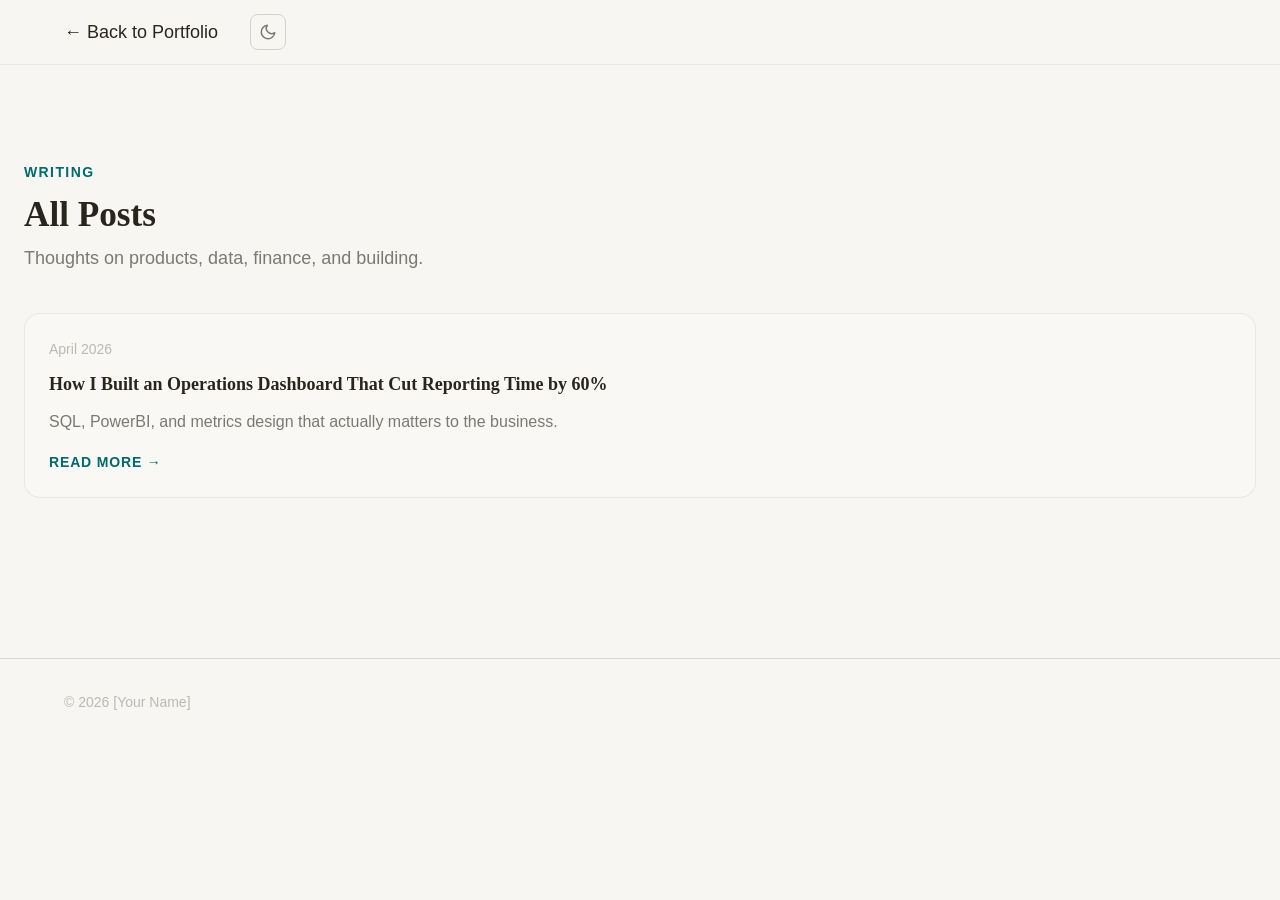
<file: blog/index.html>
<!DOCTYPE html>
<html lang="en" data-theme="light">
<head>
  <meta charset="UTF-8"/>
  <meta name="viewport" content="width=device-width, initial-scale=1.0"/>
  <meta name="description" content="Blog — [Your Name]. Writing about products, data & markets."/>
  <link href="https://api.fontshare.com/v2/css?f[]=clash-display@500,600,700&f[]=satoshi@400,500,700&display=swap" rel="stylesheet">
  <link rel="stylesheet" href="../assets/css/style.css"/>
  <title>Blog — [Your Name]</title>
</head>
<body>
  <header class="header" id="header">
    <nav class="nav">
      <a href="../index.html" class="nav-logo" aria-label="Home">← Back to Portfolio</a>
      <div class="nav-actions">
        <button class="theme-toggle" data-theme-toggle aria-label="Toggle theme"></button>
      </div>
    </nav>
  </header>
  <main id="main">
    <section class="section">
      <div class="container" style="max-width:var(--content-narrow)">
        <span class="section-label">Writing</span>
        <h1 class="section-title">All Posts</h1>
        <p class="section-desc">Thoughts on products, data, finance, and building.</p>
        <div style="display:flex;flex-direction:column;gap:var(--space-4);margin-top:var(--space-8)">
          <a href="./post-template.html" class="blog-card" style="text-decoration:none">
            <div class="blog-date">April 2026</div>
            <h2 class="blog-card-title">How I Built an Operations Dashboard That Cut Reporting Time by 60%</h2>
            <p class="blog-card-excerpt">SQL, PowerBI, and metrics design that actually matters to the business.</p>
            <span class="blog-read-more">Read more →</span>
          </a>
          <!-- Add more posts here -->
        </div>
      </div>
    </section>
  </main>
  <footer class="footer">
    <div class="footer-inner">
      <p class="footer-copy">© 2026 [Your Name]</p>
    </div>
  </footer>
  <script src="../assets/js/main.js"></script>
</body>
</html>
</file>
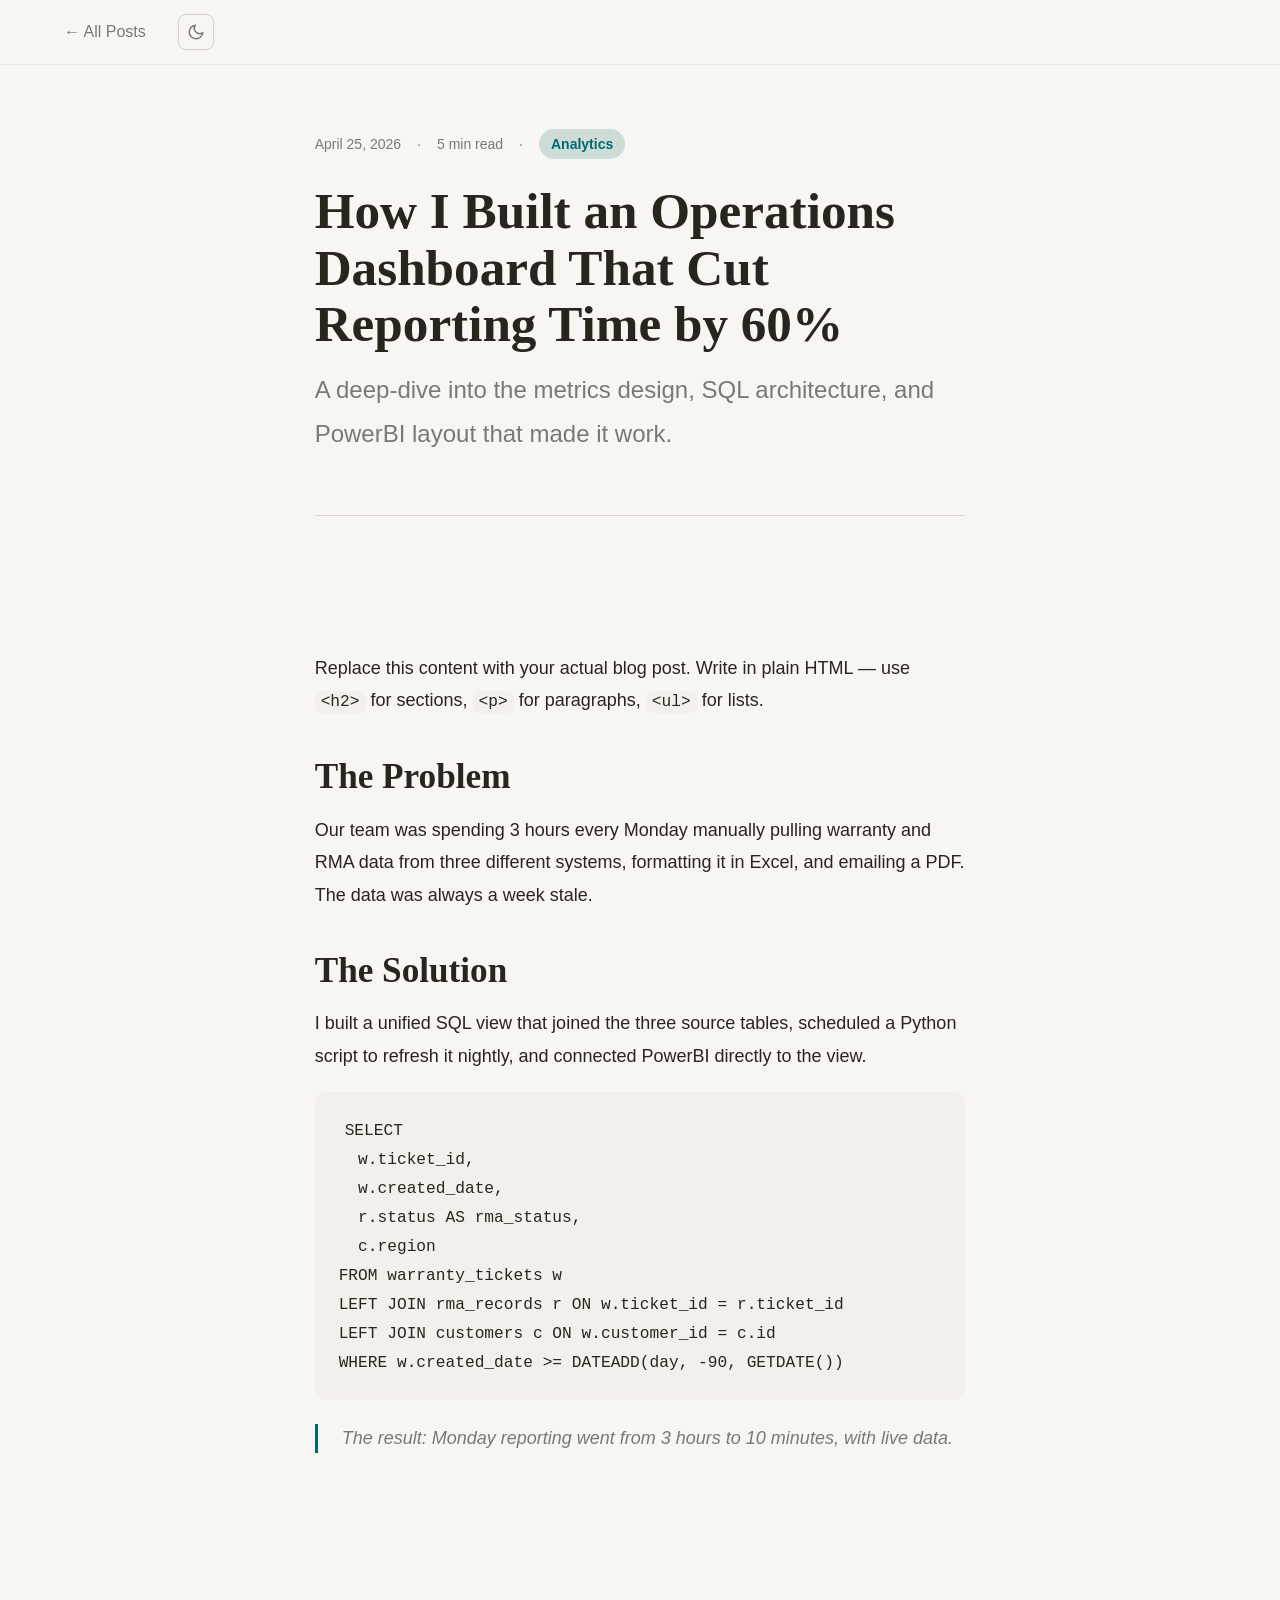
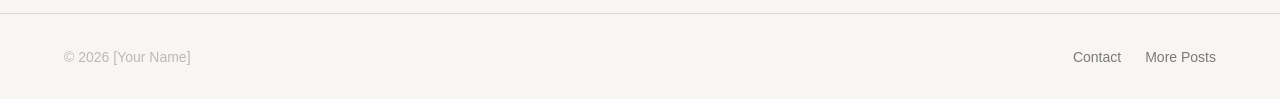
<file: blog/post-template.html>
<!DOCTYPE html>
<html lang="en" data-theme="light">
<head>
  <meta charset="UTF-8"/>
  <meta name="viewport" content="width=device-width, initial-scale=1.0"/>
  <link href="https://api.fontshare.com/v2/css?f[]=clash-display@500,600,700&f[]=satoshi@400,500,700&display=swap" rel="stylesheet">
  <link rel="stylesheet" href="../assets/css/style.css"/>
  <title>Blog Post Title — [Your Name]</title>
  <style>
    .prose { max-width: 65ch; margin-inline: auto; }
    .prose h2 { font-size:var(--text-xl); margin-block: var(--space-10) var(--space-4); }
    .prose h3 { font-size:var(--text-lg); margin-block: var(--space-8) var(--space-3); }
    .prose p  { font-size:var(--text-base); line-height:1.8; margin-bottom:var(--space-5); color:var(--color-text); }
    .prose ul { padding-left:var(--space-6); margin-bottom:var(--space-5); }
    .prose li { font-size:var(--text-base); line-height:1.8; margin-bottom:var(--space-2); color:var(--color-text-muted); }
    .prose code { background:var(--color-surface-offset); padding:2px 6px; border-radius:var(--radius-sm); font-size:0.9em; }
    .prose pre  { background:var(--color-surface-offset); padding:var(--space-6); border-radius:var(--radius-lg); overflow-x:auto; margin-bottom:var(--space-6); }
    .prose blockquote { border-left:3px solid var(--color-primary); padding-left:var(--space-6); margin-left:0; color:var(--color-text-muted); font-style:italic; }
    .post-hero { padding-block:var(--space-16) var(--space-10); border-bottom:1px solid var(--color-divider); margin-bottom:var(--space-10); }
    .post-meta { display:flex; gap:var(--space-4); align-items:center; font-size:var(--text-xs); color:var(--color-text-muted); margin-bottom:var(--space-6); }
  </style>
</head>
<body>
  <header class="header" id="header">
    <nav class="nav">
      <a href="./index.html" class="nav-logo" style="font-size:var(--text-sm);color:var(--color-text-muted);text-decoration:none">← All Posts</a>
      <div class="nav-actions">
        <button class="theme-toggle" data-theme-toggle aria-label="Toggle theme"></button>
      </div>
    </nav>
  </header>
  <main id="main">
    <div class="container">
      <header class="post-hero prose">
        <div class="post-meta">
          <span>April 25, 2026</span>
          <span>·</span>
          <span>5 min read</span>
          <span>·</span>
          <span class="tag">Analytics</span>
        </div>
        <h1 style="font-size:var(--text-2xl);font-weight:700;line-height:1.1;margin-bottom:var(--space-4)">
          How I Built an Operations Dashboard That Cut Reporting Time by 60%
        </h1>
        <p style="font-size:var(--text-lg);color:var(--color-text-muted)">
          A deep-dive into the metrics design, SQL architecture, and PowerBI layout that made it work.
        </p>
      </header>
      <article class="section prose">
        <p>Replace this content with your actual blog post. Write in plain HTML — use <code>&lt;h2&gt;</code> for sections, <code>&lt;p&gt;</code> for paragraphs, <code>&lt;ul&gt;</code> for lists.</p>
        <h2>The Problem</h2>
        <p>Our team was spending 3 hours every Monday manually pulling warranty and RMA data from three different systems, formatting it in Excel, and emailing a PDF. The data was always a week stale.</p>
        <h2>The Solution</h2>
        <p>I built a unified SQL view that joined the three source tables, scheduled a Python script to refresh it nightly, and connected PowerBI directly to the view.</p>
        <pre><code>SELECT
  w.ticket_id,
  w.created_date,
  r.status AS rma_status,
  c.region
FROM warranty_tickets w
LEFT JOIN rma_records r ON w.ticket_id = r.ticket_id
LEFT JOIN customers c ON w.customer_id = c.id
WHERE w.created_date >= DATEADD(day, -90, GETDATE())</code></pre>
        <blockquote>The result: Monday reporting went from 3 hours to 10 minutes, with live data.</blockquote>
      </article>
    </div>
  </main>
  <footer class="footer">
    <div class="footer-inner">
      <p class="footer-copy">© 2026 [Your Name]</p>
      <nav class="footer-links">
        <a href="../index.html#contact">Contact</a>
        <a href="./index.html">More Posts</a>
      </nav>
    </div>
  </footer>
  <script src="../assets/js/main.js"></script>
</body>
</html>
</file>
<file: assets/css/style.css>
/* ================================================================
   Art Direction: Analytical + Creative Professional from Jaipur
   Palette: Warm beige surfaces, teal accent (trust + clarity)
   Typography: Clash Display (headings) + Satoshi (body)
   Density: Spacious portfolio layout
   ================================================================ */

@import url("https://api.fontshare.com/v2/css?f[]=clash-display@500,600,700&f[]=satoshi@400,500,700&display=swap");

/* ── TOKENS ─────────────────────────────────────────────────────── */
:root,
[data-theme="light"] {
  --font-display: "Clash Display", "Georgia", serif;
  --font-body: "Satoshi", "Helvetica Neue", sans-serif;

  --text-xs: clamp(0.75rem, 0.7rem + 0.25vw, 0.875rem);
  --text-sm: clamp(0.875rem, 0.8rem + 0.35vw, 1rem);
  --text-base: clamp(1rem, 0.95rem + 0.25vw, 1.125rem);
  --text-lg: clamp(1.125rem, 1rem + 0.75vw, 1.5rem);
  --text-xl: clamp(1.5rem, 1.2rem + 1.25vw, 2.25rem);
  --text-2xl: clamp(2rem, 1.2rem + 2.5vw, 3.5rem);
  --text-hero: clamp(3rem, 0.5rem + 7vw, 8rem);

  --space-1: 0.25rem;
  --space-2: 0.5rem;
  --space-3: 0.75rem;
  --space-4: 1rem;
  --space-5: 1.25rem;
  --space-6: 1.5rem;
  --space-8: 2rem;
  --space-10: 2.5rem;
  --space-12: 3rem;
  --space-16: 4rem;
  --space-20: 5rem;
  --space-24: 6rem;

  --color-bg: #f7f6f2;
  --color-surface: #f9f8f5;
  --color-surface-2: #fbfbf9;
  --color-surface-offset: #f3f0ec;
  --color-divider: #dcd9d5;
  --color-border: #d4d1ca;
  --color-text: #28251d;
  --color-text-muted: #7a7974;
  --color-text-faint: #bab9b4;
  --color-text-inverse: #f9f8f4;
  --color-primary: #01696f;
  --color-primary-hover: #0c4e54;
  --color-primary-active: #0f3638;
  --color-primary-highlight: #cedcd8;

  --radius-sm: 0.375rem;
  --radius-md: 0.5rem;
  --radius-lg: 0.75rem;
  --radius-xl: 1rem;
  --radius-full: 9999px;

  --shadow-sm: 0 1px 2px oklch(0.2 0.01 80 / 0.06);
  --shadow-md: 0 4px 12px oklch(0.2 0.01 80 / 0.08);
  --shadow-lg: 0 12px 32px oklch(0.2 0.01 80 / 0.12);
  --transition: 180ms cubic-bezier(0.16, 1, 0.3, 1);

  --content-default: 960px;
  --content-wide: 1200px;
}

[data-theme="dark"] {
  --color-bg: #171614;
  --color-surface: #1c1b19;
  --color-surface-2: #201f1d;
  --color-surface-offset: #22211f;
  --color-divider: #262523;
  --color-border: #393836;
  --color-text: #cdccca;
  --color-text-muted: #797876;
  --color-text-faint: #5a5957;
  --color-text-inverse: #2b2a28;
  --color-primary: #4f98a3;
  --color-primary-hover: #227f8b;
  --color-primary-active: #1a626b;
  --color-primary-highlight: #313b3b;
  --shadow-sm: 0 1px 2px oklch(0 0 0 / 0.2);
  --shadow-md: 0 4px 12px oklch(0 0 0 / 0.3);
  --shadow-lg: 0 12px 32px oklch(0 0 0 / 0.4);
}

@media (prefers-color-scheme: dark) {
  :root:not([data-theme]) {
    --color-bg: #171614;
    --color-surface: #1c1b19;
    --color-surface-2: #201f1d;
    --color-text: #cdccca;
    --color-text-muted: #797876;
    --color-primary: #4f98a3;
    --color-border: #393836;
    --color-divider: #262523;
    --color-primary-highlight: #313b3b;
    --shadow-sm: 0 1px 2px oklch(0 0 0 / 0.2);
    --shadow-md: 0 4px 12px oklch(0 0 0 / 0.3);
    --shadow-lg: 0 12px 32px oklch(0 0 0 / 0.4);
  }
}

/* ── BASE RESET ─────────────────────────────────────────────────── */
*,
*::before,
*::after {
  box-sizing: border-box;
  margin: 0;
  padding: 0;
}
html {
  scroll-behavior: smooth;
  scroll-padding-top: var(--space-16);
  -webkit-font-smoothing: antialiased;
  -moz-osx-font-smoothing: grayscale;
  text-rendering: optimizeLegibility;
  hanging-punctuation: first last;
}
body {
  font-family: var(--font-body);
  font-size: var(--text-base);
  color: var(--color-text);
  background: var(--color-bg);
  min-height: 100dvh;
  line-height: 1.6;
  transition:
    background var(--transition),
    color var(--transition);
}
img,
video {
  display: block;
  max-width: 100%;
  height: auto;
}
ul[role="list"],
ol[role="list"] {
  list-style: none;
}
input,
button,
textarea,
select {
  font: inherit;
  color: inherit;
}
h1,
h2,
h3,
h4,
h5,
h6 {
  font-family: var(--font-display);
  line-height: 1.15;
  text-wrap: balance;
}
p,
li {
  text-wrap: pretty;
  max-width: 72ch;
}
a,
button,
[role="button"] {
  transition:
    color var(--transition),
    background var(--transition),
    border-color var(--transition),
    box-shadow var(--transition),
    transform var(--transition);
}
::selection {
  background: oklch(from var(--color-primary) l c h / 0.2);
  color: var(--color-text);
}
:focus-visible {
  outline: 2px solid var(--color-primary);
  outline-offset: 3px;
  border-radius: var(--radius-sm);
}
@media (prefers-reduced-motion: reduce) {
  *,
  *::before,
  *::after {
    animation-duration: 0.01ms !important;
    transition-duration: 0.01ms !important;
    scroll-behavior: auto !important;
  }
}

/* ── LAYOUT ─────────────────────────────────────────────────────── */
.container {
  max-width: var(--content-default);
  margin-inline: auto;
  padding-inline: var(--space-6);
}
.section {
  padding-block: clamp(var(--space-12), 8vw, var(--space-24));
}
.section-label {
  font-size: var(--text-xs);
  font-weight: 600;
  letter-spacing: 0.1em;
  text-transform: uppercase;
  color: var(--color-primary);
  display: block;
  margin-bottom: var(--space-3);
}
.section-title {
  font-size: var(--text-xl);
  font-weight: 700;
  margin-bottom: var(--space-2);
}
.section-desc {
  font-size: var(--text-base);
  color: var(--color-text-muted);
  max-width: 55ch;
  margin-bottom: var(--space-10);
}

/* ── SKIP LINK ──────────────────────────────────────────────────── */
.skip-link {
  position: absolute;
  top: -100%;
  left: var(--space-4);
  background: var(--color-primary);
  color: var(--color-text-inverse);
  padding: var(--space-2) var(--space-4);
  border-radius: var(--radius-md);
  font-size: var(--text-sm);
  font-weight: 600;
  z-index: 200;
  text-decoration: none;
}
.skip-link:focus {
  top: var(--space-4);
}

/* ── HEADER / NAV ───────────────────────────────────────────────── */
.header {
  position: sticky;
  top: 0;
  z-index: 100;
  background: oklch(from var(--color-bg) l c h / 0.88);
  backdrop-filter: blur(20px) saturate(160%);
  -webkit-backdrop-filter: blur(20px) saturate(160%);
  border-bottom: 1px solid oklch(from var(--color-text) l c h / 0.07);
  transition:
    transform 0.3s cubic-bezier(0.16, 1, 0.3, 1),
    box-shadow 0.3s;
}
.header--hidden {
  transform: translateY(-100%);
}
.header--scrolled {
  box-shadow: var(--shadow-md);
}
.nav {
  display: flex;
  align-items: center;
  gap: var(--space-8);
  height: 64px;
  max-width: var(--content-wide);
  margin-inline: auto;
  padding-inline: var(--space-6);
}
.nav-logo {
  display: flex;
  align-items: center;
  color: var(--color-text);
  text-decoration: none;
}
.nav-links {
  display: flex;
  gap: var(--space-6);
  list-style: none;
  margin-left: auto;
}
.nav-links a {
  font-size: var(--text-sm);
  font-weight: 500;
  color: var(--color-text-muted);
  text-decoration: none;
}
.nav-links a:hover {
  color: var(--color-primary);
}
.nav-actions {
  display: flex;
  align-items: center;
  gap: var(--space-3);
}
.theme-toggle {
  background: none;
  border: 1px solid var(--color-border);
  border-radius: var(--radius-md);
  padding: var(--space-2);
  color: var(--color-text-muted);
  cursor: pointer;
  display: flex;
  align-items: center;
  justify-content: center;
  width: 36px;
  height: 36px;
}
.theme-toggle:hover {
  border-color: var(--color-primary);
  color: var(--color-primary);
}
.nav-hamburger {
  display: none;
  background: none;
  border: 1px solid var(--color-border);
  border-radius: var(--radius-md);
  padding: var(--space-2);
  color: var(--color-text);
  cursor: pointer;
  align-items: center;
  justify-content: center;
}

/* ── HERO ───────────────────────────────────────────────────────── */
.hero {
  min-height: 90vh;
  display: flex;
  align-items: center;
  padding-block: var(--space-20);
  position: relative;
  overflow: hidden;
}
.hero::before {
  content: "";
  position: absolute;
  inset: 0;
  background: radial-gradient(
    ellipse 70% 60% at 80% 50%,
    oklch(from var(--color-primary) l c h / 0.06) 0%,
    transparent 70%
  );
  pointer-events: none;
}
.hero-inner {
  position: relative;
}
.hero-tag {
  font-size: var(--text-xs);
  font-weight: 700;
  letter-spacing: 0.12em;
  text-transform: uppercase;
  color: var(--color-primary);
  display: inline-flex;
  align-items: center;
  gap: var(--space-2);
  margin-bottom: var(--space-5);
}
.hero-tag::before {
  content: "";
  display: inline-block;
  width: 20px;
  height: 2px;
  background: var(--color-primary);
  border-radius: 1px;
}
.hero-heading {
  font-size: var(--text-hero);
  font-weight: 700;
  line-height: 1.02;
  margin-bottom: var(--space-6);
  letter-spacing: -0.02em;
}
.hero-heading em {
  font-style: italic;
  color: var(--color-primary);
}
.hero-sub {
  font-size: var(--text-lg);
  color: var(--color-text-muted);
  max-width: 50ch;
  margin-bottom: var(--space-8);
  line-height: 1.6;
}
.hero-actions {
  display: flex;
  gap: var(--space-4);
  flex-wrap: wrap;
}
.hero-scroll {
  position: absolute;
  bottom: var(--space-8);
  left: 50%;
  transform: translateX(-50%);
  display: flex;
  flex-direction: column;
  align-items: center;
  gap: var(--space-2);
  color: var(--color-text-faint);
  font-size: var(--text-xs);
  text-transform: uppercase;
  letter-spacing: 0.1em;
  animation: bounce 2s ease-in-out infinite;
}
@keyframes bounce {
  0%,
  100% {
    transform: translateX(-50%) translateY(0);
  }
  50% {
    transform: translateX(-50%) translateY(6px);
  }
}

/* ── BUTTONS ────────────────────────────────────────────────────── */
.btn {
  display: inline-flex;
  align-items: center;
  gap: var(--space-2);
  padding: var(--space-3) var(--space-6);
  border-radius: var(--radius-md);
  font-size: var(--text-sm);
  font-weight: 600;
  text-decoration: none;
  cursor: pointer;
  border: 1.5px solid transparent;
  white-space: nowrap;
}
.btn:hover {
  transform: translateY(-1px);
}
.btn:active {
  transform: translateY(0);
}
.btn-primary {
  background: var(--color-primary);
  color: var(--color-text-inverse);
  border-color: var(--color-primary);
}
.btn-primary:hover {
  background: var(--color-primary-hover);
  border-color: var(--color-primary-hover);
  box-shadow: var(--shadow-md);
}
.btn-ghost {
  background: transparent;
  color: var(--color-text);
  border-color: var(--color-border);
}
.btn-ghost:hover {
  background: var(--color-surface-offset);
  border-color: var(--color-text-muted);
}
.btn-sm {
  padding: var(--space-2) var(--space-4);
  font-size: var(--text-xs);
}

/* ── ABOUT ──────────────────────────────────────────────────────── */
.about-grid {
  display: grid;
  grid-template-columns: 1fr 1fr;
  gap: var(--space-16);
  align-items: center;
}
.about-image-wrap {
  position: relative;
  border-radius: var(--radius-xl);
  overflow: hidden;
  aspect-ratio: 4/5;
}
.about-image-wrap img {
  width: 100%;
  height: 100%;
  object-fit: cover;
}
.about-image-wrap::after {
  content: "";
  position: absolute;
  inset: 0;
  border-radius: var(--radius-xl);
  box-shadow: inset 0 0 0 1px oklch(from var(--color-text) l c h / 0.1);
}
.about-text p {
  color: var(--color-text-muted);
  margin-bottom: var(--space-4);
}
.about-stats {
  display: grid;
  grid-template-columns: repeat(3, 1fr);
  gap: var(--space-4);
  margin-top: var(--space-8);
}
.stat-card {
  background: var(--color-surface);
  border: 1px solid var(--color-border);
  border-radius: var(--radius-lg);
  padding: var(--space-4);
  text-align: center;
}
.stat-number {
  font-size: var(--text-2xl);
  font-weight: 700;
  color: var(--color-primary);
  line-height: 1;
}
.stat-label {
  font-size: var(--text-xs);
  color: var(--color-text-muted);
  margin-top: var(--space-1);
}

/* ── SKILLS ─────────────────────────────────────────────────────── */
.skills-bento {
  display: grid;
  grid-template-columns: repeat(3, 1fr);
  grid-template-rows: auto auto;
  gap: var(--space-4);
  margin-top: var(--space-8);
}
.skill-card {
  background: var(--color-surface);
  border: 1px solid oklch(from var(--color-text) l c h / 0.08);
  border-radius: var(--radius-lg);
  padding: var(--space-6);
  transition:
    box-shadow var(--transition),
    transform var(--transition);
}
.skill-card:hover {
  box-shadow: var(--shadow-md);
  transform: translateY(-2px);
}
.skill-card--wide {
  grid-column: span 2;
}
.skill-card--tall {
  grid-row: span 2;
}
.skill-card-icon {
  width: 36px;
  height: 36px;
  color: var(--color-primary);
  margin-bottom: var(--space-4);
}
.skill-card h3 {
  font-size: var(--text-base);
  font-weight: 700;
  margin-bottom: var(--space-3);
}
.skill-tags {
  display: flex;
  flex-wrap: wrap;
  gap: var(--space-2);
  margin-top: var(--space-4);
}
.tag {
  background: var(--color-primary-highlight);
  color: var(--color-primary);
  font-size: var(--text-xs);
  font-weight: 600;
  padding: var(--space-1) var(--space-3);
  border-radius: var(--radius-full);
}

/* ── PROJECTS ───────────────────────────────────────────────────── */
.projects-grid {
  display: grid;
  grid-template-columns: repeat(auto-fill, minmax(min(320px, 100%), 1fr));
  gap: var(--space-6);
  margin-top: var(--space-8);
}
.project-card {
  background: var(--color-surface);
  border: 1px solid oklch(from var(--color-text) l c h / 0.08);
  border-radius: var(--radius-xl);
  overflow: hidden;
  display: flex;
  flex-direction: column;
  transition:
    transform var(--transition),
    box-shadow var(--transition);
}
.project-card:hover {
  transform: translateY(-4px);
  box-shadow: var(--shadow-lg);
}
.project-image {
  overflow: hidden;
}
.project-image img {
  width: 100%;
  aspect-ratio: 16/9;
  object-fit: cover;
  transition: transform 0.4s cubic-bezier(0.16, 1, 0.3, 1);
}
.project-card:hover .project-image img {
  transform: scale(1.04);
}
.project-body {
  padding: var(--space-6);
  display: flex;
  flex-direction: column;
  flex: 1;
}
.project-tag {
  font-size: var(--text-xs);
  font-weight: 700;
  letter-spacing: 0.06em;
  text-transform: uppercase;
  color: var(--color-primary);
  margin-bottom: var(--space-2);
}
.project-title {
  font-size: var(--text-lg);
  font-weight: 700;
  margin-bottom: var(--space-3);
}
.project-desc {
  font-size: var(--text-sm);
  color: var(--color-text-muted);
  flex: 1;
  margin-bottom: var(--space-5);
}
.project-links {
  display: flex;
  gap: var(--space-3);
  margin-top: auto;
}
.project-tech {
  display: flex;
  flex-wrap: wrap;
  gap: var(--space-2);
  margin-bottom: var(--space-4);
}
.tech-chip {
  font-size: var(--text-xs);
  color: var(--color-text-muted);
  border: 1px solid var(--color-border);
  border-radius: var(--radius-full);
  padding: 2px var(--space-3);
}

/* ── PRODUCTS BUILT ─────────────────────────────────────────────── */
#products .project-card {
  background: var(--color-bg);
}
#products .projects-grid {
  grid-template-columns: repeat(auto-fill, minmax(min(400px, 100%), 1fr));
}
.project-card--feature {
  grid-column: 1 / -1;
}
@media (min-width: 768px) {
  .project-card--feature .product-copy {
    display: grid;
    grid-template-columns: 1fr 1fr;
    gap: var(--space-8);
  }
}
#products .project-desc {
  flex: none;
  margin-bottom: var(--space-4);
}
#products .project-desc strong {
  color: var(--color-text);
  font-weight: 600;
}
#products .project-tech {
  margin-top: auto;
  padding-top: var(--space-2);
}
.product-head {
  display: flex;
  align-items: center;
  justify-content: space-between;
  flex-wrap: wrap;
  gap: var(--space-2) var(--space-3);
  margin-bottom: var(--space-4);
}
.product-status {
  font-size: var(--text-xs);
  font-weight: 600;
  color: var(--color-text-muted);
  border: 1px solid var(--color-border);
  border-radius: var(--radius-full);
  padding: 2px var(--space-3);
  white-space: nowrap;
}
.product-status--live {
  color: var(--color-primary);
  border-color: var(--color-primary);
  background: var(--color-primary-highlight);
}
.product-link {
  font-size: var(--text-sm);
  font-weight: 600;
  color: var(--color-primary);
  text-decoration: none;
}
.product-link:hover {
  color: var(--color-primary-hover);
  text-decoration: underline;
  text-underline-offset: 3px;
}
.product-note {
  font-size: var(--text-sm);
  color: var(--color-text-muted);
}

/* ── RESUME ─────────────────────────────────────────────────────── */
.resume-header {
  display: flex;
  align-items: flex-start;
  justify-content: space-between;
  gap: var(--space-8);
  margin-bottom: var(--space-10);
}
.resume-timeline {
  position: relative;
}
.resume-timeline::before {
  content: "";
  position: absolute;
  left: 7px;
  top: 8px;
  bottom: 8px;
  width: 1px;
  background: var(--color-divider);
}
.resume-item {
  display: flex;
  gap: var(--space-6);
  margin-bottom: var(--space-8);
  position: relative;
}
.resume-dot {
  width: 15px;
  height: 15px;
  border-radius: 50%;
  background: var(--color-bg);
  border: 2px solid var(--color-primary);
  flex-shrink: 0;
  margin-top: var(--space-1);
  position: relative;
  z-index: 1;
}
.resume-content {
  flex: 1;
}
.resume-meta {
  display: flex;
  align-items: baseline;
  gap: var(--space-4);
  flex-wrap: wrap;
  margin-bottom: var(--space-2);
}
.resume-title {
  font-size: var(--text-base);
  font-weight: 700;
}
.resume-company {
  font-size: var(--text-sm);
  color: var(--color-primary);
  font-weight: 600;
}
.resume-date {
  font-size: var(--text-xs);
  color: var(--color-text-muted);
  margin-left: auto;
}
.resume-desc {
  font-size: var(--text-sm);
  color: var(--color-text-muted);
}
.resume-tabs {
  display: flex;
  gap: 0;
  margin-bottom: var(--space-8);
  border-bottom: 1px solid var(--color-divider);
}
.resume-tab {
  padding: var(--space-3) var(--space-6);
  font-size: var(--text-sm);
  font-weight: 600;
  cursor: pointer;
  border: none;
  background: none;
  color: var(--color-text-muted);
  border-bottom: 2px solid transparent;
  margin-bottom: -1px;
  transition: all var(--transition);
}
.resume-tab.active {
  color: var(--color-primary);
  border-bottom-color: var(--color-primary);
}
.resume-tab:hover {
  color: var(--color-text);
}
.resume-panel {
  display: none;
}
.resume-panel.active {
  display: block;
}

/* ── BLOG ───────────────────────────────────────────────────────── */
.blog-grid {
  display: grid;
  grid-template-columns: repeat(auto-fill, minmax(min(300px, 100%), 1fr));
  gap: var(--space-6);
  margin-top: var(--space-8);
}
.blog-card {
  background: var(--color-surface);
  border: 1px solid oklch(from var(--color-text) l c h / 0.08);
  border-radius: var(--radius-xl);
  padding: var(--space-6);
  display: flex;
  flex-direction: column;
  transition:
    transform var(--transition),
    box-shadow var(--transition);
  text-decoration: none;
  color: inherit;
}
.blog-card:hover {
  transform: translateY(-3px);
  box-shadow: var(--shadow-md);
}
.blog-date {
  font-size: var(--text-xs);
  color: var(--color-text-faint);
  margin-bottom: var(--space-3);
}
.blog-card-title {
  font-size: var(--text-base);
  font-weight: 700;
  margin-bottom: var(--space-3);
  line-height: 1.4;
}
.blog-card-excerpt {
  font-size: var(--text-sm);
  color: var(--color-text-muted);
  flex: 1;
  margin-bottom: var(--space-4);
}
.blog-read-more {
  font-size: var(--text-xs);
  font-weight: 700;
  color: var(--color-primary);
  text-transform: uppercase;
  letter-spacing: 0.06em;
  display: flex;
  align-items: center;
  gap: var(--space-1);
}

/* ── CONTACT ────────────────────────────────────────────────────── */
.contact-wrapper {
  display: grid;
  grid-template-columns: 1fr 1fr;
  gap: var(--space-16);
  align-items: start;
}
.contact-links {
  display: flex;
  flex-direction: column;
  gap: var(--space-4);
  margin-top: var(--space-8);
}
.contact-link {
  display: flex;
  align-items: center;
  gap: var(--space-4);
  padding: var(--space-4) var(--space-5);
  background: var(--color-surface);
  border: 1px solid var(--color-border);
  border-radius: var(--radius-lg);
  text-decoration: none;
  color: var(--color-text);
  transition:
    border-color var(--transition),
    box-shadow var(--transition),
    transform var(--transition);
}
.contact-link:hover {
  border-color: var(--color-primary);
  box-shadow: var(--shadow-sm);
  transform: translateX(4px);
}
.contact-link-icon {
  color: var(--color-primary);
  flex-shrink: 0;
}
.contact-link-label {
  font-size: var(--text-xs);
  color: var(--color-text-faint);
}
.contact-link-value {
  font-size: var(--text-sm);
  font-weight: 600;
}
.contact-form {
  display: flex;
  flex-direction: column;
  gap: var(--space-4);
}
.form-group {
  display: flex;
  flex-direction: column;
  gap: var(--space-2);
}
.form-group label {
  font-size: var(--text-sm);
  font-weight: 600;
  color: var(--color-text);
}
.form-group input,
.form-group textarea {
  background: var(--color-surface);
  border: 1px solid var(--color-border);
  border-radius: var(--radius-md);
  padding: var(--space-3) var(--space-4);
  font-size: var(--text-sm);
  color: var(--color-text);
  transition:
    border-color var(--transition),
    box-shadow var(--transition);
  outline: none;
  resize: vertical;
}
.form-group input:focus,
.form-group textarea:focus {
  border-color: var(--color-primary);
  box-shadow: 0 0 0 3px oklch(from var(--color-primary) l c h / 0.12);
}
.form-group textarea {
  min-height: 140px;
}

/* ── FOOTER ─────────────────────────────────────────────────────── */
.footer {
  border-top: 1px solid var(--color-divider);
  padding-block: var(--space-8);
  margin-top: var(--space-16);
}
.footer-inner {
  display: flex;
  align-items: center;
  justify-content: space-between;
  gap: var(--space-4);
  flex-wrap: wrap;
  max-width: var(--content-wide);
  margin-inline: auto;
  padding-inline: var(--space-6);
}
.footer-copy {
  font-size: var(--text-xs);
  color: var(--color-text-faint);
}
.footer-links {
  display: flex;
  gap: var(--space-6);
}
.footer-links a {
  font-size: var(--text-xs);
  color: var(--color-text-muted);
  text-decoration: none;
}
.footer-links a:hover {
  color: var(--color-primary);
}

/* ── DIVIDER ────────────────────────────────────────────────────── */
.divider {
  border: none;
  border-top: 1px solid var(--color-divider);
  margin-block: 0;
}

/* ── MOBILE ─────────────────────────────────────────────────────── */
@media (max-width: 768px) {
  .nav-links {
    display: none;
  }
  .nav-links.open {
    display: flex;
    flex-direction: column;
    gap: 0;
    position: absolute;
    top: 64px;
    left: 0;
    right: 0;
    background: var(--color-bg);
    border-bottom: 1px solid var(--color-divider);
    padding: var(--space-4);
  }
  .nav-links.open a {
    padding: var(--space-3) 0;
    border-bottom: 1px solid var(--color-divider);
    font-size: var(--text-base);
  }
  .nav-hamburger {
    display: flex;
  }
  .hero-heading {
    font-size: clamp(2.5rem, 12vw, 5rem);
  }
  .about-grid {
    grid-template-columns: 1fr;
  }
  .about-image-wrap {
    aspect-ratio: 1/1;
    max-width: 320px;
    margin-inline: auto;
  }
  .skills-bento {
    grid-template-columns: 1fr 1fr;
  }
  .skill-card--wide {
    grid-column: span 2;
  }
  .skill-card--tall {
    grid-row: span 1;
  }
  .resume-header {
    flex-direction: column;
    gap: var(--space-4);
  }
  .contact-wrapper {
    grid-template-columns: 1fr;
    gap: var(--space-8);
  }
  .about-stats {
    grid-template-columns: repeat(3, 1fr);
  }
}

@media (max-width: 480px) {
  .container {
    padding-inline: var(--space-4);
  }
  .skills-bento {
    grid-template-columns: 1fr;
  }
  .skill-card--wide {
    grid-column: span 1;
  }
  .hero-actions {
    flex-direction: column;
  }
  .hero-actions .btn {
    justify-content: center;
  }
  .about-stats {
    grid-template-columns: 1fr;
  }
}

/* ── BEYOND WORK ─────────────────────────────────────────────── */
.beyond-grid {
  display: flex;
  flex-direction: column;
  gap: var(--space-20);
}
.beyond-block-label {
  font-size: var(--text-xs);
  font-weight: 600;
  letter-spacing: 0.1em;
  text-transform: uppercase;
  color: var(--color-primary);
  display: block;
  margin-bottom: var(--space-3);
}
.beyond-block-title {
  font-size: var(--text-xl);
  font-weight: 700;
  margin-bottom: var(--space-8);
}

/* Social handle cards */
.social-handles {
  display: grid;
  grid-template-columns: repeat(auto-fill, minmax(min(260px, 100%), 1fr));
  gap: var(--space-4);
  margin-bottom: var(--space-10);
}
.social-handle {
  display: flex;
  align-items: center;
  gap: var(--space-4);
  padding: var(--space-5);
  background: var(--color-surface);
  border: 1px solid var(--color-border);
  border-radius: var(--radius-xl);
  text-decoration: none;
  color: var(--color-text);
  transition:
    border-color var(--transition),
    box-shadow var(--transition),
    transform var(--transition);
}
.social-handle:hover {
  border-color: var(--color-primary);
  box-shadow: var(--shadow-sm);
  transform: translateY(-2px);
}
.social-handle-icon {
  width: 48px;
  height: 48px;
  border-radius: var(--radius-lg);
  display: flex;
  align-items: center;
  justify-content: center;
  flex-shrink: 0;
  font-size: 22px;
}
.social-handle-icon--yt {
  background: #ff0000;
  color: #fff;
}
.social-handle-icon--ig {
  background: linear-gradient(
    135deg,
    #f09433 0%,
    #e6683c 25%,
    #dc2743 50%,
    #cc2366 75%,
    #bc1888 100%
  );
  color: #fff;
}
.social-handle-icon--medium {
  background: #000;
  color: #fff;
}
.social-handle-label {
  font-size: var(--text-xs);
  color: var(--color-text-faint);
  margin-bottom: 2px;
}
.social-handle-name {
  font-size: var(--text-sm);
  font-weight: 700;
}
.social-handle-sub {
  font-size: var(--text-xs);
  color: var(--color-text-muted);
  margin-top: 1px;
}

/* YouTube video tiles */
.video-tiles {
  display: grid;
  grid-template-columns: repeat(auto-fill, minmax(min(320px, 100%), 1fr));
  gap: var(--space-6);
}
.video-tile {
  background: var(--color-surface);
  border: 1px solid var(--color-border);
  border-radius: var(--radius-xl);
  overflow: hidden;
  transition:
    box-shadow var(--transition),
    transform var(--transition);
}
.video-tile:hover {
  box-shadow: var(--shadow-md);
  transform: translateY(-3px);
}
.video-tile-embed {
  position: relative;
  aspect-ratio: 16/9;
  background: var(--color-surface-offset);
}
.video-tile-embed iframe {
  position: absolute;
  inset: 0;
  width: 100%;
  height: 100%;
  border: none;
}
.video-tile-info {
  padding: var(--space-4) var(--space-5);
}
.video-tile-tag {
  font-size: var(--text-xs);
  color: var(--color-primary);
  font-weight: 700;
  text-transform: uppercase;
  letter-spacing: 0.06em;
  margin-bottom: var(--space-2);
}
.video-tile-title {
  font-size: var(--text-sm);
  font-weight: 700;
  line-height: 1.4;
  margin-bottom: var(--space-1);
}
.video-tile-meta {
  font-size: var(--text-xs);
  color: var(--color-text-faint);
}

/* Apple Music tiles */
.music-tiles {
  display: grid;
  grid-template-columns: repeat(auto-fill, minmax(min(300px, 100%), 1fr));
  gap: var(--space-4);
}
.music-tile {
  border-radius: var(--radius-lg);
  overflow: hidden;
  border: 1px solid var(--color-border);
}
.music-tile iframe {
  display: block;
  width: 100%;
  border: none;
  background: var(--color-surface);
}

/* Beyond blog — reuse .blog-grid */
@media (max-width: 768px) {
  .video-tiles {
    grid-template-columns: 1fr;
  }
  .music-tiles {
    grid-template-columns: 1fr;
  }
}
</file>
